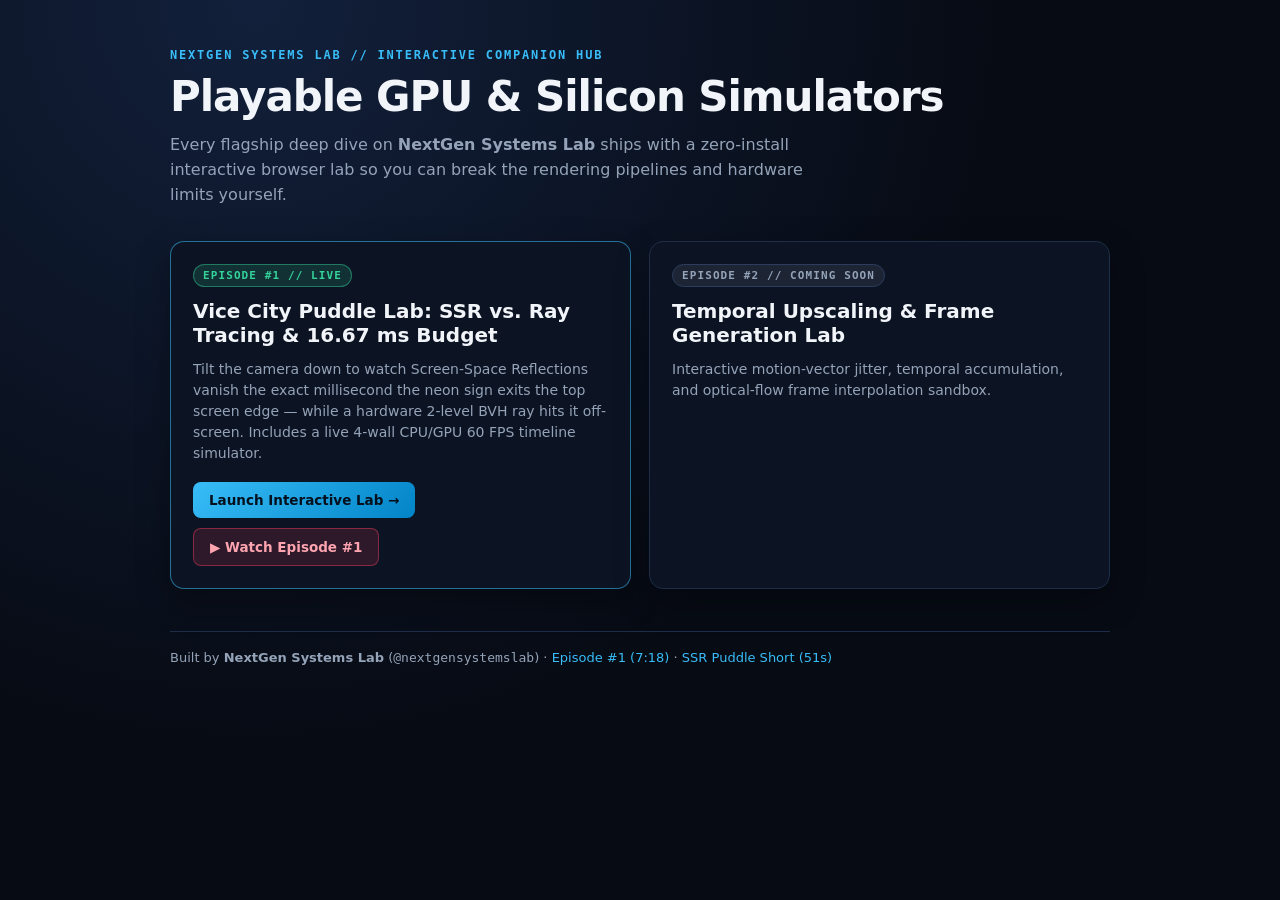
<file: index.html>
<!DOCTYPE html>
<html lang="en">
<head>
  <meta charset="UTF-8" />
  <meta name="viewport" content="width=device-width, initial-scale=1.0" />
  <title>NextGen Systems Lab — Interactive GPU &amp; Silicon Labs</title>
  <meta name="description" content="Playable browser-based GPU, rendering, and silicon architecture simulators built as interactive companions to NextGen Systems Lab videos." />
  <meta property="og:title" content="NextGen Systems Lab — Interactive GPU &amp; Silicon Labs" />
  <meta property="og:description" content="Interactive browser simulators for every NextGen Systems Lab deep dive. Tilt the Vice City puddle live, trace 2-level BVH rays, and test a 16.67 ms GPU frame budget." />
  <meta name="theme-color" content="#070B14" />
  <link rel="icon" type="image/svg+xml" href="data:image/svg+xml,%3Csvg xmlns='http://www.w3.org/2000/svg' viewBox='0 0 64 64'%3E%3Crect width='64' height='64' rx='14' fill='%23070B14'/%3E%3Cpolygon points='32,14 48,32 32,50 16,32' fill='%23102C4E' stroke='%23E2F2FE' stroke-width='2.5'/%3E%3Cline x1='6' y1='35' x2='32' y2='32' stroke='%23F8FAFC' stroke-width='3'/%3E%3Cline x1='32' y1='32' x2='58' y2='22' stroke='%2338BDF8' stroke-width='3.5'/%3E%3Cline x1='32' y1='32' x2='58' y2='42' stroke='%23FF5500' stroke-width='3.5'/%3E%3Ccircle cx='32' cy='32' r='3' fill='%23FFFFFF'/%3E%3C/svg%3E" />
  <style>
    :root {
      --bg: #070b14;
      --panel: #0c1322;
      --border: #1e2d48;
      --text: #f1f5f9;
      --muted: #94a3b8;
      --cyan: #38bdf8;
      --pink: #f43f5e;
      --green: #34d399;
    }
    * { box-sizing: border-box; }
    body {
      margin: 0;
      min-height: 100vh;
      background: radial-gradient(circle at 20% 0%, #12203b 0%, var(--bg) 55%);
      color: var(--text);
      font-family: "Segoe UI", system-ui, -apple-system, sans-serif;
    }
    .wrap {
      max-width: 980px;
      margin: 0 auto;
      padding: 48px 20px 64px;
    }
    .kicker {
      font-family: Consolas, monospace;
      font-size: 12px;
      font-weight: 800;
      letter-spacing: 1.8px;
      color: var(--cyan);
      margin-bottom: 10px;
    }
    h1 {
      margin: 0;
      font-size: clamp(28px, 4vw, 42px);
      font-weight: 900;
      letter-spacing: -0.025em;
    }
    .lead {
      margin: 12px 0 34px;
      font-size: 16px;
      color: var(--muted);
      max-width: 660px;
      line-height: 1.55;
    }
    .grid {
      display: grid;
      grid-template-columns: repeat(auto-fit, minmax(300px, 1fr));
      gap: 18px;
    }
    .card {
      background: var(--panel);
      border: 1px solid var(--border);
      border-radius: 14px;
      padding: 22px;
      display: flex;
      flex-direction: column;
      gap: 12px;
      box-shadow: 0 12px 32px rgba(0,0,0,0.35);
    }
    .card.live {
      border-color: rgba(56, 189, 248, 0.55);
    }
    .pill {
      align-self: flex-start;
      font-family: Consolas, monospace;
      font-size: 11px;
      font-weight: 800;
      letter-spacing: 1.1px;
      padding: 4px 9px;
      border-radius: 999px;
    }
    .pill.live { background: rgba(52, 211, 153, 0.16); color: var(--green); border: 1px solid rgba(52, 211, 153, 0.45); }
    .pill.soon { background: rgba(148, 163, 184, 0.12); color: var(--muted); border: 1px solid #2b3c5c; }
    .card h2 { margin: 0; font-size: 20px; font-weight: 800; }
    .card p { margin: 0; font-size: 14px; color: var(--muted); line-height: 1.5; flex: 1; }
    .actions { display: flex; flex-wrap: wrap; gap: 10px; margin-top: 6px; }
    .btn {
      display: inline-flex;
      align-items: center;
      gap: 7px;
      padding: 10px 16px;
      border-radius: 8px;
      font-size: 13.5px;
      font-weight: 700;
      text-decoration: none;
    }
    .btn-primary {
      background: linear-gradient(135deg, #38bdf8, #0284c7);
      color: #04101d;
    }
    .btn-yt {
      background: rgba(244, 63, 94, 0.14);
      border: 1px solid rgba(244, 63, 94, 0.45);
      color: #fda4af;
    }
    footer {
      margin-top: 42px;
      padding-top: 18px;
      border-top: 1px solid var(--border);
      font-size: 13px;
      color: var(--muted);
    }
    footer a { color: var(--cyan); text-decoration: none; }
  </style>
</head>
<body>
  <main class="wrap">
    <div class="kicker">NEXTGEN SYSTEMS LAB // INTERACTIVE COMPANION HUB</div>
    <h1>Playable GPU &amp; Silicon Simulators</h1>
    <p class="lead">
      Every flagship deep dive on <strong>NextGen Systems Lab</strong> ships with a zero-install interactive browser lab so you can break the rendering pipelines and hardware limits yourself.
    </p>

    <section class="grid">
      <article class="card live">
        <span class="pill live">EPISODE #1 // LIVE</span>
        <h2>Vice City Puddle Lab: SSR vs. Ray Tracing &amp; 16.67 ms Budget</h2>
        <p>
          Tilt the camera down to watch Screen-Space Reflections vanish the exact millisecond the neon sign exits the top screen edge — while a hardware 2-level BVH ray hits it off-screen. Includes a live 4-wall CPU/GPU 60 FPS timeline simulator.
        </p>
        <div class="actions">
          <a class="btn btn-primary" href="./gta6-puddle-lab/">Launch Interactive Lab &rarr;</a>
          <a class="btn btn-yt" href="https://youtu.be/j2P7taYN5ww" target="_blank" rel="noopener noreferrer">&#9654; Watch Episode #1</a>
        </div>
      </article>

      <article class="card">
        <span class="pill soon">EPISODE #2 // COMING SOON</span>
        <h2>Temporal Upscaling &amp; Frame Generation Lab</h2>
        <p>
          Interactive motion-vector jitter, temporal accumulation, and optical-flow frame interpolation sandbox.
        </p>
      </article>
    </section>

    <footer>
      Built by <strong>NextGen Systems Lab</strong> (<code>@nextgensystemslab</code>) &middot;
      <a href="https://youtu.be/j2P7taYN5ww" target="_blank" rel="noopener noreferrer">Episode #1 (7:18)</a> &middot;
      <a href="https://youtu.be/qaukQgnOY_A" target="_blank" rel="noopener noreferrer">SSR Puddle Short (51s)</a>
    </footer>
  </main>
</body>
</html>
</file>
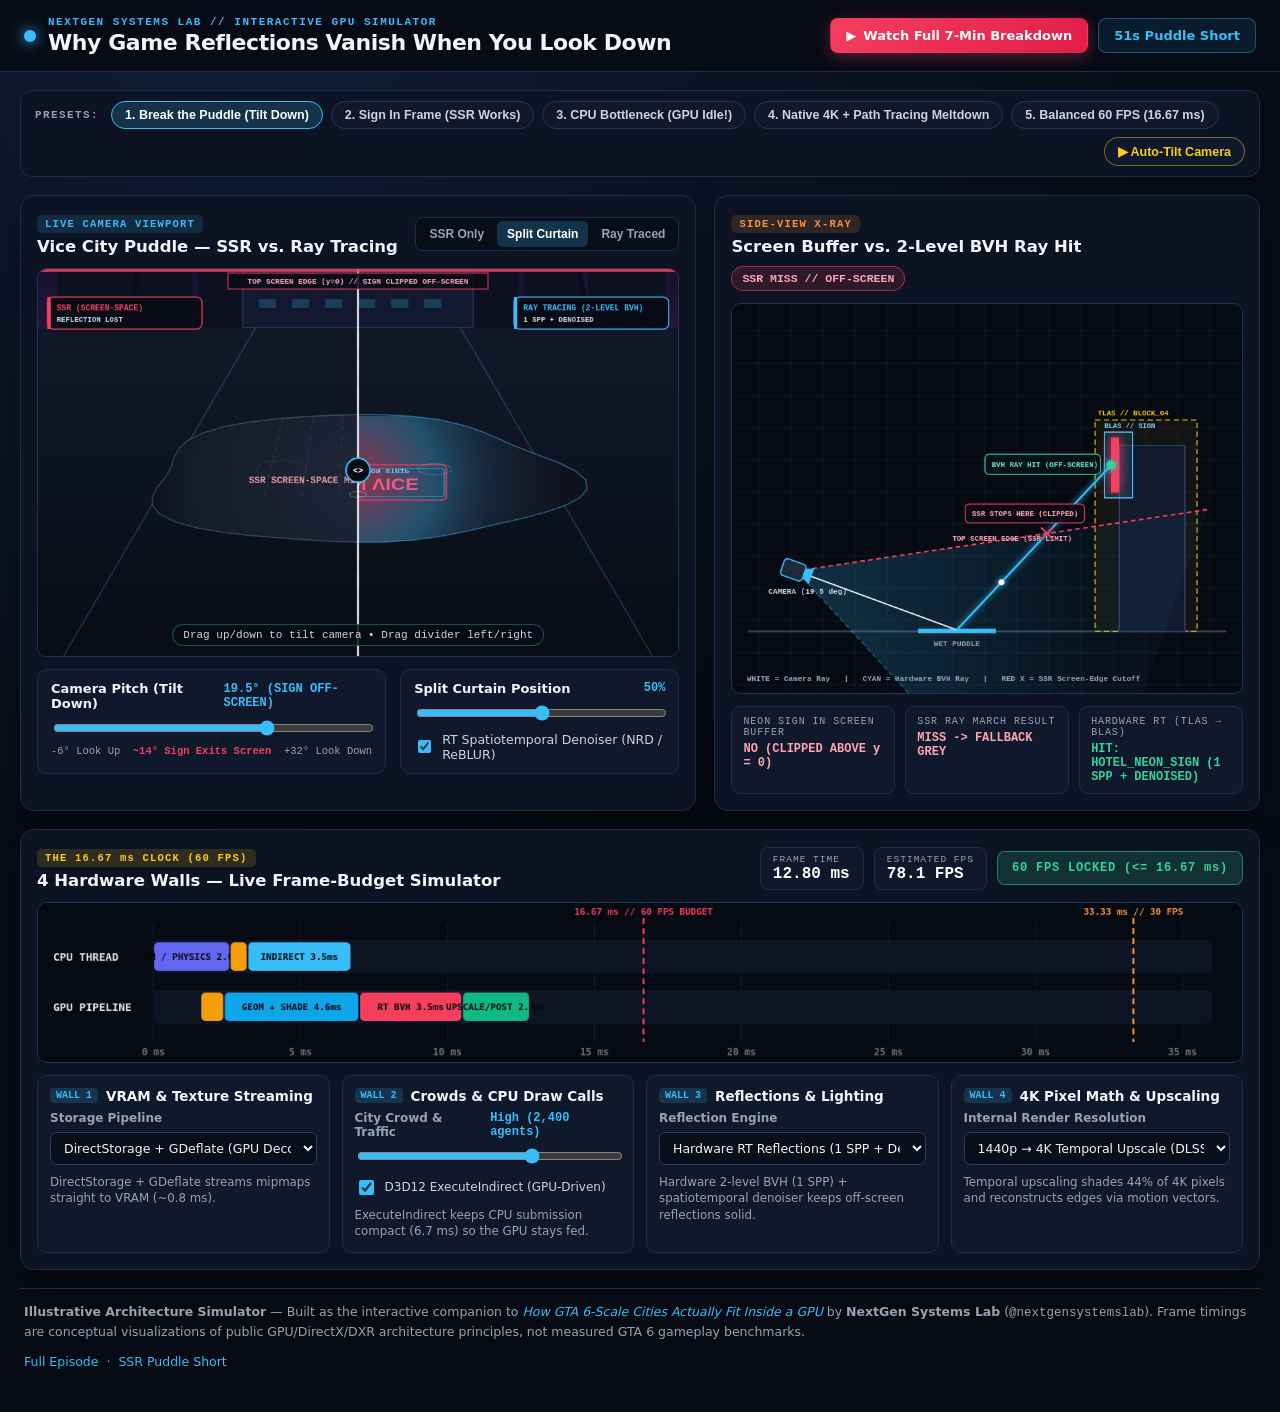
<file: gta6-puddle-lab/index.html>
<!DOCTYPE html>
<html lang="en">
<head>
  <meta charset="UTF-8" />
  <meta name="viewport" content="width=device-width, initial-scale=1.0" />
  <title>Vice City Puddle Lab — SSR vs. Ray Tracing &amp; 16.67 ms Frame Budget | NextGen Systems Lab</title>
  <meta name="description" content="Interactive GPU graphics lab: tilt the camera down and watch Screen-Space Reflections vanish the millisecond the neon sign leaves the screen, while a 2-level BVH ray hits it off-screen." />

  <!-- Open Graph / Twitter Card for Discord, X, Reddit, LinkedIn & Slack previews -->
  <meta property="og:type" content="website" />
  <meta property="og:title" content="Interactive GPU Lab: Why Game Reflections Vanish When You Look Down" />
  <meta property="og:description" content="Tilt the Vice City camera live to break Screen-Space Reflections, trace 2-level BVH rays off-screen, and balance a 16.67 ms (60 FPS) GPU frame budget." />
  <meta property="og:site_name" content="NextGen Systems Lab" />
  <meta name="twitter:card" content="summary_large_image" />
  <meta name="twitter:title" content="Tilt the Vice City Puddle — SSR vs. Ray Tracing Live Lab" />
  <meta name="twitter:description" content="Drag the camera pitch down and watch Screen-Space Reflections vanish in real time while hardware BVH rays still hit the off-screen neon sign." />
  <meta name="theme-color" content="#070B14" />

  <link rel="icon" type="image/svg+xml" href="data:image/svg+xml,%3Csvg xmlns='http://www.w3.org/2000/svg' viewBox='0 0 64 64'%3E%3Crect width='64' height='64' rx='14' fill='%23070B14'/%3E%3Cpolygon points='32,14 48,32 32,50 16,32' fill='%23102C4E' stroke='%23E2F2FE' stroke-width='2.5'/%3E%3Cline x1='6' y1='35' x2='32' y2='32' stroke='%23F8FAFC' stroke-width='3'/%3E%3Cline x1='32' y1='32' x2='58' y2='22' stroke='%2338BDF8' stroke-width='3.5'/%3E%3Cline x1='32' y1='32' x2='58' y2='42' stroke='%23FF5500' stroke-width='3.5'/%3E%3Ccircle cx='32' cy='32' r='3' fill='%23FFFFFF'/%3E%3C/svg%3E" />
  <link rel="stylesheet" href="styles.css" />
</head>
<body>
  <header class="topbar">
    <div class="brand">
      <span class="brand-dot" aria-hidden="true"></span>
      <div>
        <div class="brand-kicker">NEXTGEN SYSTEMS LAB // INTERACTIVE GPU SIMULATOR</div>
        <h1>Why Game Reflections Vanish When You Look Down</h1>
      </div>
    </div>
    <div class="topbar-actions">
      <a class="btn btn-primary" href="https://youtu.be/j2P7taYN5ww" target="_blank" rel="noopener noreferrer">
        <span aria-hidden="true">&#9654;</span> Watch Full 7-Min Breakdown
      </a>
      <a class="btn btn-ghost" href="https://youtu.be/qaukQgnOY_A" target="_blank" rel="noopener noreferrer">
        51s Puddle Short
      </a>
    </div>
  </header>

  <main class="shell">
    <!-- Quick Scenario Presets -->
    <section class="preset-bar" aria-label="Quick demonstration presets">
      <span class="preset-label">PRESETS:</span>
      <button class="chip active" data-preset="puddle-break">1. Break the Puddle (Tilt Down)</button>
      <button class="chip" data-preset="puddle-intact">2. Sign In Frame (SSR Works)</button>
      <button class="chip" data-preset="cpu-idle">3. CPU Bottleneck (GPU Idle!)</button>
      <button class="chip" data-preset="4k-meltdown">4. Native 4K + Path Tracing Meltdown</button>
      <button class="chip" data-preset="balanced-60">5. Balanced 60 FPS (16.67 ms)</button>
      <button class="chip chip-accent" id="btnAutoTilt" aria-pressed="false">&#9654; Auto-Tilt Camera</button>
    </section>

    <!-- Primary Twin Interactive Viewports -->
    <section class="stage-grid">
      <!-- LEFT: Live Vice City Camera Viewport -->
      <article class="panel viewport-panel">
        <div class="panel-head">
          <div>
            <span class="badge badge-cyan">LIVE CAMERA VIEWPORT</span>
            <h2>Vice City Puddle — SSR vs. Ray Tracing</h2>
          </div>
          <div class="mode-switch" role="group" aria-label="Viewport comparison mode">
            <button class="seg-btn" data-view="ssr">SSR Only</button>
            <button class="seg-btn active" data-view="split">Split Curtain</button>
            <button class="seg-btn" data-view="rt">Ray Traced</button>
          </div>
        </div>

        <div class="canvas-wrap" id="viewportWrap">
          <canvas id="viewportCanvas" width="960" height="580" aria-label="Interactive Vice City street puddle reflection simulator"></canvas>
          <div class="drag-hint" id="dragHint">Drag up/down to tilt camera &bull; Drag divider left/right</div>
        </div>

        <div class="controls-row">
          <div class="control-block control-pitch">
            <div class="control-meta">
              <label for="pitchSlider">Camera Pitch (Tilt Down)</label>
              <span class="readout" id="pitchReadout">0.0&deg; (LEVEL)</span>
            </div>
            <input type="range" id="pitchSlider" min="-6" max="32" step="0.2" value="19.5" />
            <div class="tick-labels">
              <span>-6&deg; Look Up</span>
              <span class="tick-warn">~14&deg; Sign Exits Screen</span>
              <span>+32&deg; Look Down</span>
            </div>
          </div>

          <div class="control-block control-split">
            <div class="control-meta">
              <label for="splitSlider">Split Curtain Position</label>
              <span class="readout" id="splitReadout">50%</span>
            </div>
            <input type="range" id="splitSlider" min="8" max="92" step="1" value="50" />
            <div class="toggle-inline">
              <label class="switch">
                <input type="checkbox" id="denoiserToggle" checked />
                <span>RT Spatiotemporal Denoiser (NRD / ReBLUR)</span>
              </label>
            </div>
          </div>
        </div>
      </article>

      <!-- RIGHT: X-Ray Side-View Frustum & 2-Level BVH Visualizer -->
      <article class="panel xray-panel">
        <div class="panel-head">
          <div>
            <span class="badge badge-orange">SIDE-VIEW X-RAY</span>
            <h2>Screen Buffer vs. 2-Level BVH Ray Hit</h2>
          </div>
          <span class="status-pill" id="ssrStatusPill">SSR MISS // OFF-SCREEN</span>
        </div>

        <div class="canvas-wrap">
          <canvas id="xrayCanvas" width="760" height="580" aria-label="Side view camera frustum and 2-level BVH ray intersection diagram"></canvas>
        </div>

        <div class="bvh-telemetry" id="bvhTelemetry">
          <div class="tel-card">
            <div class="tel-k">NEON SIGN IN SCREEN BUFFER</div>
            <div class="tel-v" id="telSignVisible">NO (CLIPPED ABOVE y = 0)</div>
          </div>
          <div class="tel-card">
            <div class="tel-k">SSR RAY MARCH RESULT</div>
            <div class="tel-v" id="telSsrResult">MISS &rarr; FALLBACK GREY</div>
          </div>
          <div class="tel-card">
            <div class="tel-k">HARDWARE RT (TLAS &rarr; BLAS)</div>
            <div class="tel-v tel-ok" id="telRtResult">HIT: HOTEL_NEON_SIGN (t = 18.4 m)</div>
          </div>
        </div>
      </article>
    </section>

    <!-- Bottom Lab: Live 16.67 ms (60 FPS) 4-Wall Frame Budget Simulator -->
    <section class="panel budget-panel">
      <div class="panel-head budget-head">
        <div>
          <span class="badge badge-amber">THE 16.67 ms CLOCK (60 FPS)</span>
          <h2>4 Hardware Walls — Live Frame-Budget Simulator</h2>
        </div>
        <div class="fps-cluster">
          <div class="metric-box">
            <span class="metric-label">FRAME TIME</span>
            <span class="metric-val" id="frameTimeVal">15.40 ms</span>
          </div>
          <div class="metric-box">
            <span class="metric-label">ESTIMATED FPS</span>
            <span class="metric-val" id="fpsVal">64.9 FPS</span>
          </div>
          <div class="budget-pill ok" id="budgetStatusPill">60 FPS LOCKED</div>
        </div>
      </div>

      <!-- CPU + GPU Timeline Bar Canvas -->
      <div class="timeline-wrap">
        <canvas id="timelineCanvas" width="1440" height="190" aria-label="CPU and GPU 16.67 millisecond frame timeline chart"></canvas>
      </div>

      <!-- 4 Hardware Wall Controls -->
      <div class="walls-grid">
        <div class="wall-card">
          <div class="wall-head">
            <span class="wall-num">WALL 1</span>
            <h3>VRAM &amp; Texture Streaming</h3>
          </div>
          <label class="field-label" for="streamingSelect">Storage Pipeline</label>
          <select id="streamingSelect">
            <option value="directstorage" selected>DirectStorage + GDeflate (GPU Decompress)</option>
            <option value="pcie_cpu">Legacy CPU Decompress over PCIe</option>
            <option value="vram_spill">8 GB VRAM Spill (PCIe Stutter)</option>
          </select>
          <p class="wall-note" id="wall1Note">Streaming mipmaps directly into VRAM keeps stalls near zero.</p>
        </div>

        <div class="wall-card">
          <div class="wall-head">
            <span class="wall-num">WALL 2</span>
            <h3>Crowds &amp; CPU Draw Calls</h3>
          </div>
          <div class="control-meta">
            <label class="field-label" for="crowdSlider">City Crowd &amp; Traffic</label>
            <span class="readout" id="crowdReadout">High (2,400 agents)</span>
          </div>
          <input type="range" id="crowdSlider" min="1" max="4" step="1" value="3" />
          <label class="switch compact">
            <input type="checkbox" id="indirectToggle" checked />
            <span>D3D12 ExecuteIndirect (GPU-Driven)</span>
          </label>
          <p class="wall-note" id="wall2Note">GPU builds its own draw list so the CPU finishes before the deadline.</p>
        </div>

        <div class="wall-card">
          <div class="wall-head">
            <span class="wall-num">WALL 3</span>
            <h3>Reflections &amp; Lighting</h3>
          </div>
          <label class="field-label" for="reflSelect">Reflection Engine</label>
          <select id="reflSelect">
            <option value="ssr">Screen-Space Reflections (SSR — Cheap, Breaks on Tilt)</option>
            <option value="rt_1spp" selected>Hardware RT Reflections (1 SPP + Denoiser)</option>
            <option value="path_traced">Full Multi-Bounce Path Tracing</option>
          </select>
          <p class="wall-note" id="wall3Note">Hardware 2-level BVH hits off-screen geometry; denoiser cleans 1-SPP noise.</p>
        </div>

        <div class="wall-card">
          <div class="wall-head">
            <span class="wall-num">WALL 4</span>
            <h3>4K Pixel Math &amp; Upscaling</h3>
          </div>
          <label class="field-label" for="upscaleSelect">Internal Render Resolution</label>
          <select id="upscaleSelect">
            <option value="native_4k">Native 4K (3840&times;2160 — 8.29M px / frame)</option>
            <option value="upscaled_1440" selected>1440p &rarr; 4K Temporal Upscale (DLSS / FSR / TSR)</option>
            <option value="upscaled_1080">1080p &rarr; 4K Performance (25% pixels)</option>
          </select>
          <p class="wall-note" id="wall4Note">Reconstructs crisp 4K detail from 3.69M shaded pixels using motion vectors.</p>
        </div>
      </div>
    </section>

    <footer class="footer">
      <div>
        <strong>Illustrative Architecture Simulator</strong> &mdash; Built as the interactive companion to
        <a href="https://youtu.be/j2P7taYN5ww" target="_blank" rel="noopener noreferrer"><em>How GTA 6-Scale Cities Actually Fit Inside a GPU</em></a>
        by <strong>NextGen Systems Lab</strong> (<code>@nextgensystemslab</code>). Frame timings are conceptual visualizations of public GPU/DirectX/DXR architecture principles, not measured GTA 6 gameplay benchmarks.
      </div>
      <div class="footer-links">
        <a href="https://youtu.be/j2P7taYN5ww" target="_blank" rel="noopener noreferrer">Full Episode</a>
        <span>&middot;</span>
        <a href="https://youtu.be/qaukQgnOY_A" target="_blank" rel="noopener noreferrer">SSR Puddle Short</a>
      </div>
    </footer>
  </main>

  <script src="app.js"></script>
</body>
</html>
</file>
<file: gta6-puddle-lab/styles.css>
:root {
  --bg: #070b14;
  --panel: #0c1322;
  --panel-2: #10192c;
  --border: #1e2d48;
  --text: #f1f5f9;
  --muted: #94a3b8;
  --cyan: #38bdf8;
  --pink: #f43f5e;
  --orange: #fb923c;
  --amber: #facc15;
  --green: #34d399;
  --mono: "JetBrains Mono", Consolas, "SFMono-Regular", Menlo, monospace;
  --sans: "Segoe UI", system-ui, -apple-system, BlinkMacSystemFont, sans-serif;
}

* {
  box-sizing: border-box;
}

html,
body {
  margin: 0;
  padding: 0;
  background: radial-gradient(circle at 20% 0%, #111c34 0%, var(--bg) 52%);
  color: var(--text);
  font-family: var(--sans);
  min-height: 100vh;
}

a {
  color: var(--cyan);
  text-decoration: none;
}

a:hover {
  text-decoration: underline;
}

.topbar {
  display: flex;
  flex-wrap: wrap;
  align-items: center;
  justify-content: space-between;
  gap: 14px;
  padding: 16px 24px;
  border-bottom: 1px solid var(--border);
  background: rgba(7, 11, 20, 0.9);
  backdrop-filter: blur(10px);
  position: sticky;
  top: 0;
  z-index: 20;
}

.brand {
  display: flex;
  align-items: center;
  gap: 12px;
}

.brand-dot {
  width: 12px;
  height: 12px;
  border-radius: 50%;
  background: var(--cyan);
  box-shadow: 0 0 14px var(--cyan);
  flex-shrink: 0;
}

.brand-kicker {
  font-family: var(--mono);
  font-size: 11px;
  letter-spacing: 1.5px;
  color: var(--cyan);
  font-weight: 700;
}

.topbar h1 {
  margin: 2px 0 0;
  font-size: clamp(17px, 2.2vw, 22px);
  font-weight: 800;
  letter-spacing: -0.02em;
}

.topbar-actions {
  display: flex;
  align-items: center;
  gap: 10px;
}

.btn {
  display: inline-flex;
  align-items: center;
  gap: 7px;
  padding: 9px 15px;
  border-radius: 8px;
  font-size: 13px;
  font-weight: 700;
  border: 1px solid transparent;
  transition: transform 0.12s ease, background 0.15s ease, border-color 0.15s ease;
  text-decoration: none !important;
}

.btn:hover {
  transform: translateY(-1px);
}

.btn-primary {
  background: linear-gradient(135deg, #f43f5e, #e11d48);
  color: #fff;
  box-shadow: 0 4px 16px rgba(244, 63, 94, 0.35);
}

.btn-ghost {
  background: rgba(56, 189, 248, 0.1);
  border-color: rgba(56, 189, 248, 0.35);
  color: var(--cyan);
}

.shell {
  max-width: 1460px;
  margin: 0 auto;
  padding: 18px 20px 40px;
  display: flex;
  flex-direction: column;
  gap: 18px;
}

.preset-bar {
  display: flex;
  flex-wrap: wrap;
  align-items: center;
  gap: 8px;
  padding: 10px 14px;
  background: var(--panel);
  border: 1px solid var(--border);
  border-radius: 12px;
}

.preset-label {
  font-family: var(--mono);
  font-size: 11px;
  font-weight: 800;
  letter-spacing: 1.4px;
  color: var(--muted);
  margin-right: 4px;
}

.chip {
  background: var(--panel-2);
  color: #cbd5e1;
  border: 1px solid #263653;
  border-radius: 999px;
  padding: 6px 13px;
  font-size: 12.5px;
  font-weight: 600;
  cursor: pointer;
  transition: all 0.14s ease;
}

.chip:hover {
  border-color: var(--cyan);
  color: #fff;
}

.chip.active {
  background: rgba(56, 189, 248, 0.18);
  border-color: var(--cyan);
  color: #fff;
}

.chip-accent {
  margin-left: auto;
  border-color: rgba(250, 204, 21, 0.45);
  color: var(--amber);
}

.chip-accent[aria-pressed="true"] {
  background: rgba(250, 204, 21, 0.2);
  border-color: var(--amber);
  color: #fff;
}

.stage-grid {
  display: grid;
  grid-template-columns: minmax(0, 1.24fr) minmax(0, 1fr);
  gap: 18px;
}

.panel {
  background: var(--panel);
  border: 1px solid var(--border);
  border-radius: 14px;
  padding: 16px;
  display: flex;
  flex-direction: column;
  gap: 12px;
  box-shadow: 0 12px 32px rgba(0, 0, 0, 0.35);
}

.panel-head {
  display: flex;
  flex-wrap: wrap;
  align-items: center;
  justify-content: space-between;
  gap: 10px;
}

.panel-head h2 {
  margin: 4px 0 0;
  font-size: 16.5px;
  font-weight: 800;
}

.badge {
  display: inline-block;
  font-family: var(--mono);
  font-size: 10.5px;
  font-weight: 800;
  letter-spacing: 1.2px;
  padding: 3px 8px;
  border-radius: 5px;
}

.badge-cyan {
  color: var(--cyan);
  background: rgba(56, 189, 248, 0.14);
}

.badge-orange {
  color: var(--orange);
  background: rgba(251, 146, 60, 0.14);
}

.badge-amber {
  color: var(--amber);
  background: rgba(250, 204, 21, 0.14);
}

.mode-switch {
  display: inline-flex;
  background: #080d18;
  border: 1px solid var(--border);
  border-radius: 8px;
  padding: 3px;
  gap: 3px;
}

.seg-btn {
  background: transparent;
  border: none;
  color: var(--muted);
  font-size: 12px;
  font-weight: 700;
  padding: 6px 10px;
  border-radius: 6px;
  cursor: pointer;
}

.seg-btn.active {
  background: rgba(56, 189, 248, 0.22);
  color: #fff;
}

.canvas-wrap {
  position: relative;
  border-radius: 10px;
  overflow: hidden;
  border: 1px solid #223352;
  background: #050810;
}

.canvas-wrap canvas {
  display: block;
  width: 100%;
  height: auto;
  touch-action: none;
}

#viewportCanvas {
  cursor: grab;
}

#viewportCanvas:active {
  cursor: grabbing;
}

.drag-hint {
  position: absolute;
  bottom: 10px;
  left: 50%;
  transform: translateX(-50%);
  background: rgba(7, 11, 20, 0.82);
  border: 1px solid rgba(56, 189, 248, 0.35);
  color: #cbd5e1;
  font-family: var(--mono);
  font-size: 11px;
  padding: 4px 10px;
  border-radius: 999px;
  pointer-events: none;
  white-space: nowrap;
}

.controls-row {
  display: grid;
  grid-template-columns: 1.25fr 1fr;
  gap: 14px;
}

.control-block {
  background: var(--panel-2);
  border: 1px solid #1e2d48;
  border-radius: 10px;
  padding: 11px 13px;
  display: flex;
  flex-direction: column;
  gap: 7px;
}

.control-meta {
  display: flex;
  align-items: center;
  justify-content: space-between;
  gap: 8px;
  font-size: 13px;
  font-weight: 700;
}

.readout {
  font-family: var(--mono);
  font-size: 12px;
  color: var(--cyan);
  font-weight: 800;
}

input[type="range"] {
  width: 100%;
  accent-color: var(--cyan);
  cursor: pointer;
}

.tick-labels {
  display: flex;
  justify-content: space-between;
  font-family: var(--mono);
  font-size: 10.5px;
  color: var(--muted);
}

.tick-warn {
  color: var(--pink);
  font-weight: 700;
}

.toggle-inline {
  margin-top: 2px;
}

.switch {
  display: flex;
  align-items: center;
  gap: 8px;
  font-size: 12.5px;
  color: #cbd5e1;
  cursor: pointer;
  user-select: none;
}

.switch.compact {
  margin-top: 4px;
  font-size: 12px;
}

.switch input {
  accent-color: var(--cyan);
  width: 15px;
  height: 15px;
}

.status-pill {
  font-family: var(--mono);
  font-size: 11.5px;
  font-weight: 800;
  padding: 5px 10px;
  border-radius: 999px;
  border: 1px solid rgba(244, 63, 94, 0.55);
  background: rgba(244, 63, 94, 0.14);
  color: #fda4af;
}

.status-pill.ok {
  border-color: rgba(52, 211, 153, 0.55);
  background: rgba(52, 211, 153, 0.14);
  color: #6ee7b7;
}

.bvh-telemetry {
  display: grid;
  grid-template-columns: repeat(3, minmax(0, 1fr));
  gap: 10px;
}

.tel-card {
  background: var(--panel-2);
  border: 1px solid #1e2d48;
  border-radius: 9px;
  padding: 9px 11px;
}

.tel-k {
  font-family: var(--mono);
  font-size: 10px;
  color: var(--muted);
  letter-spacing: 0.9px;
}

.tel-v {
  margin-top: 4px;
  font-family: var(--mono);
  font-size: 12px;
  font-weight: 800;
  color: #fda4af;
}

.tel-v.tel-ok {
  color: var(--green);
}

.budget-head {
  align-items: flex-end;
}

.fps-cluster {
  display: flex;
  flex-wrap: wrap;
  align-items: center;
  gap: 10px;
}

.metric-box {
  background: var(--panel-2);
  border: 1px solid var(--border);
  border-radius: 8px;
  padding: 6px 12px;
  display: flex;
  flex-direction: column;
  min-width: 104px;
}

.metric-label {
  font-family: var(--mono);
  font-size: 9.5px;
  color: var(--muted);
  letter-spacing: 1px;
}

.metric-val {
  font-family: var(--mono);
  font-size: 16px;
  font-weight: 900;
  color: #fff;
}

.budget-pill {
  font-family: var(--mono);
  font-size: 12px;
  font-weight: 900;
  padding: 9px 14px;
  border-radius: 8px;
  letter-spacing: 0.8px;
}

.budget-pill.ok {
  background: rgba(52, 211, 153, 0.16);
  border: 1px solid rgba(52, 211, 153, 0.5);
  color: var(--green);
}

.budget-pill.warn {
  background: rgba(251, 146, 60, 0.18);
  border: 1px solid rgba(251, 146, 60, 0.55);
  color: var(--orange);
}

.budget-pill.fail {
  background: rgba(244, 63, 94, 0.2);
  border: 1px solid rgba(244, 63, 94, 0.65);
  color: #fda4af;
}

.timeline-wrap {
  border-radius: 10px;
  overflow: hidden;
  border: 1px solid #223352;
  background: #060a13;
}

.timeline-wrap canvas {
  display: block;
  width: 100%;
  height: auto;
}

.walls-grid {
  display: grid;
  grid-template-columns: repeat(4, minmax(0, 1fr));
  gap: 12px;
}

.wall-card {
  background: var(--panel-2);
  border: 1px solid #1e2d48;
  border-radius: 10px;
  padding: 12px;
  display: flex;
  flex-direction: column;
  gap: 7px;
}

.wall-head {
  display: flex;
  align-items: center;
  gap: 8px;
}

.wall-num {
  font-family: var(--mono);
  font-size: 10px;
  font-weight: 900;
  padding: 2px 6px;
  border-radius: 4px;
  background: rgba(56, 189, 248, 0.16);
  color: var(--cyan);
}

.wall-head h3 {
  margin: 0;
  font-size: 13.5px;
  font-weight: 800;
}

.field-label {
  font-size: 12px;
  color: var(--muted);
  font-weight: 600;
}

select {
  width: 100%;
  background: #080e1a;
  color: var(--text);
  border: 1px solid #2a3d60;
  border-radius: 7px;
  padding: 7px 9px;
  font-size: 12.5px;
  font-family: var(--sans);
}

.wall-note {
  margin: 2px 0 0;
  font-size: 11.8px;
  line-height: 1.4;
  color: var(--muted);
}

.footer {
  display: flex;
  flex-wrap: wrap;
  justify-content: space-between;
  align-items: center;
  gap: 12px;
  padding: 14px 4px 0;
  border-top: 1px solid var(--border);
  font-size: 12.5px;
  color: var(--muted);
  line-height: 1.5;
}

.footer-links {
  display: flex;
  align-items: center;
  gap: 8px;
  white-space: nowrap;
}

@media (max-width: 1120px) {
  .stage-grid {
    grid-template-columns: 1fr;
  }
  .walls-grid {
    grid-template-columns: repeat(2, minmax(0, 1fr));
  }
}

@media (max-width: 680px) {
  .controls-row,
  .bvh-telemetry,
  .walls-grid {
    grid-template-columns: 1fr;
  }
  .chip-accent {
    margin-left: 0;
  }
  .drag-hint {
    font-size: 10px;
  }
}
</file>
